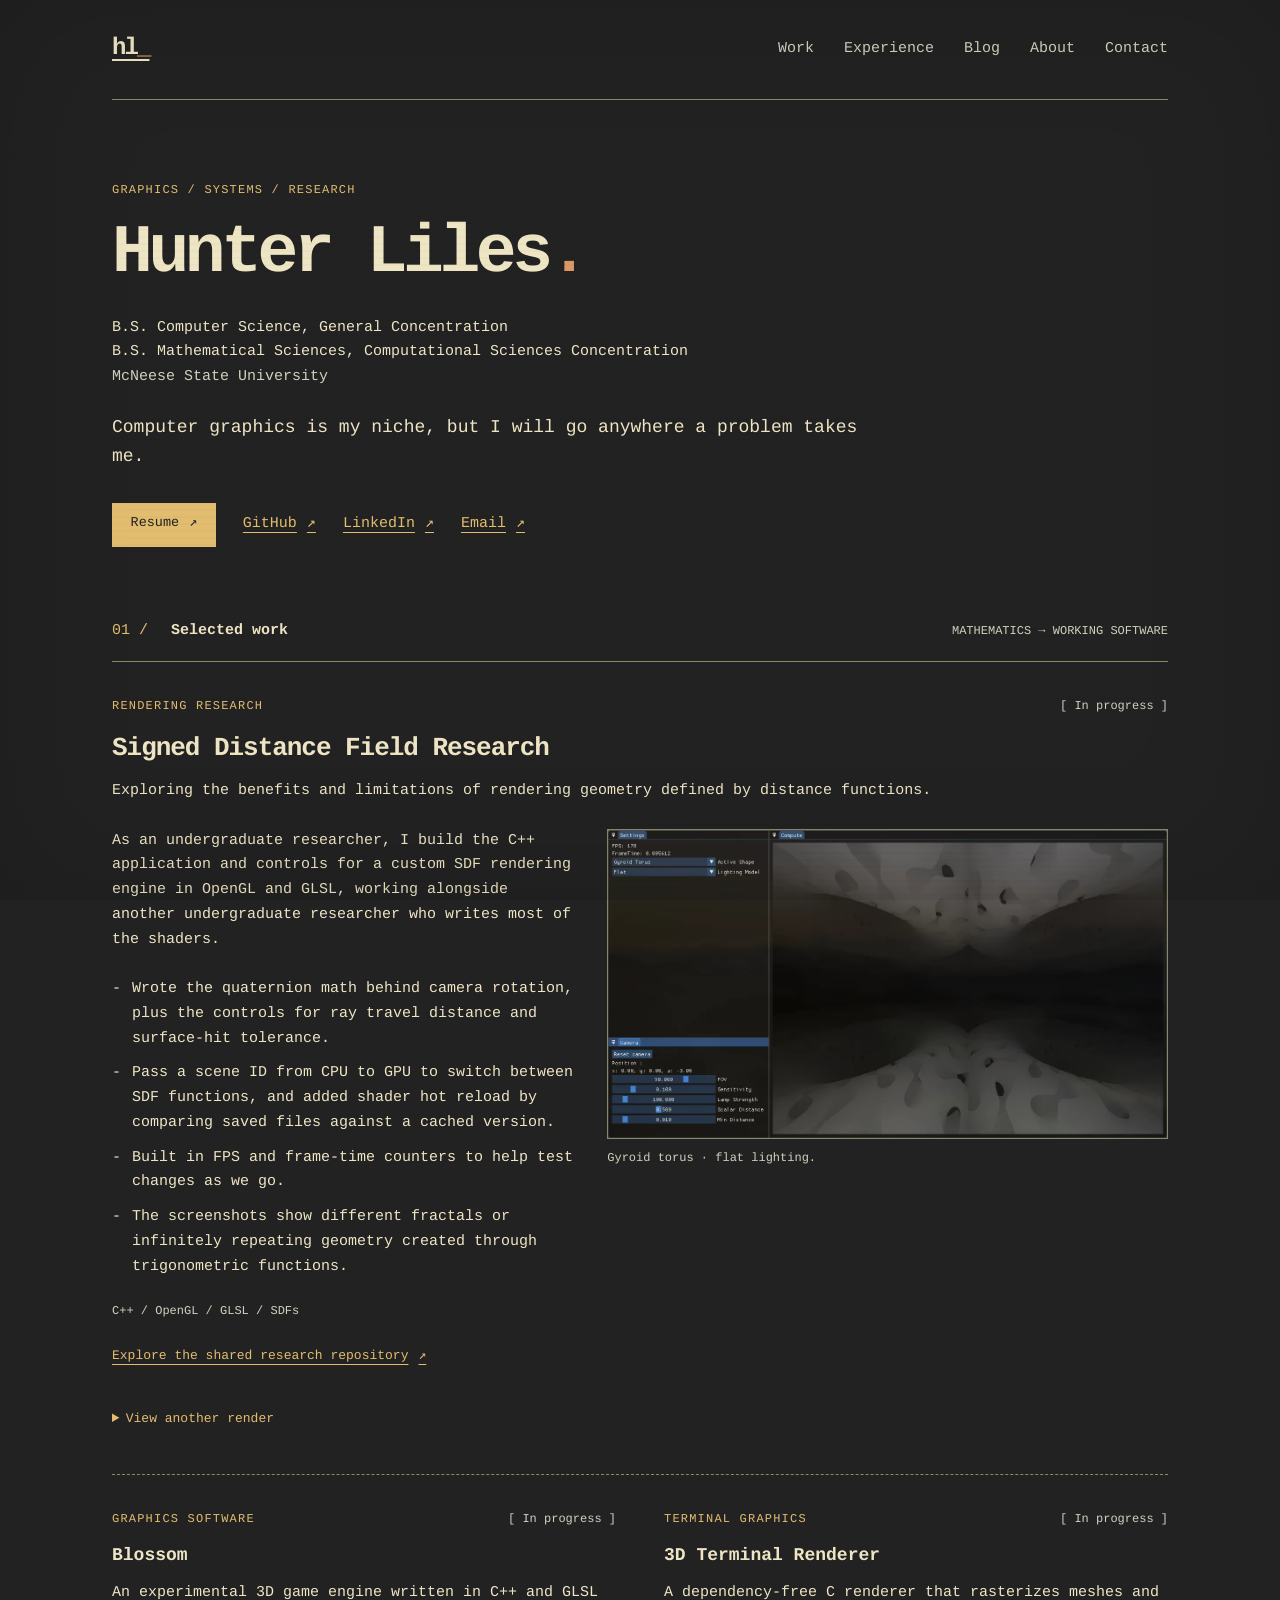
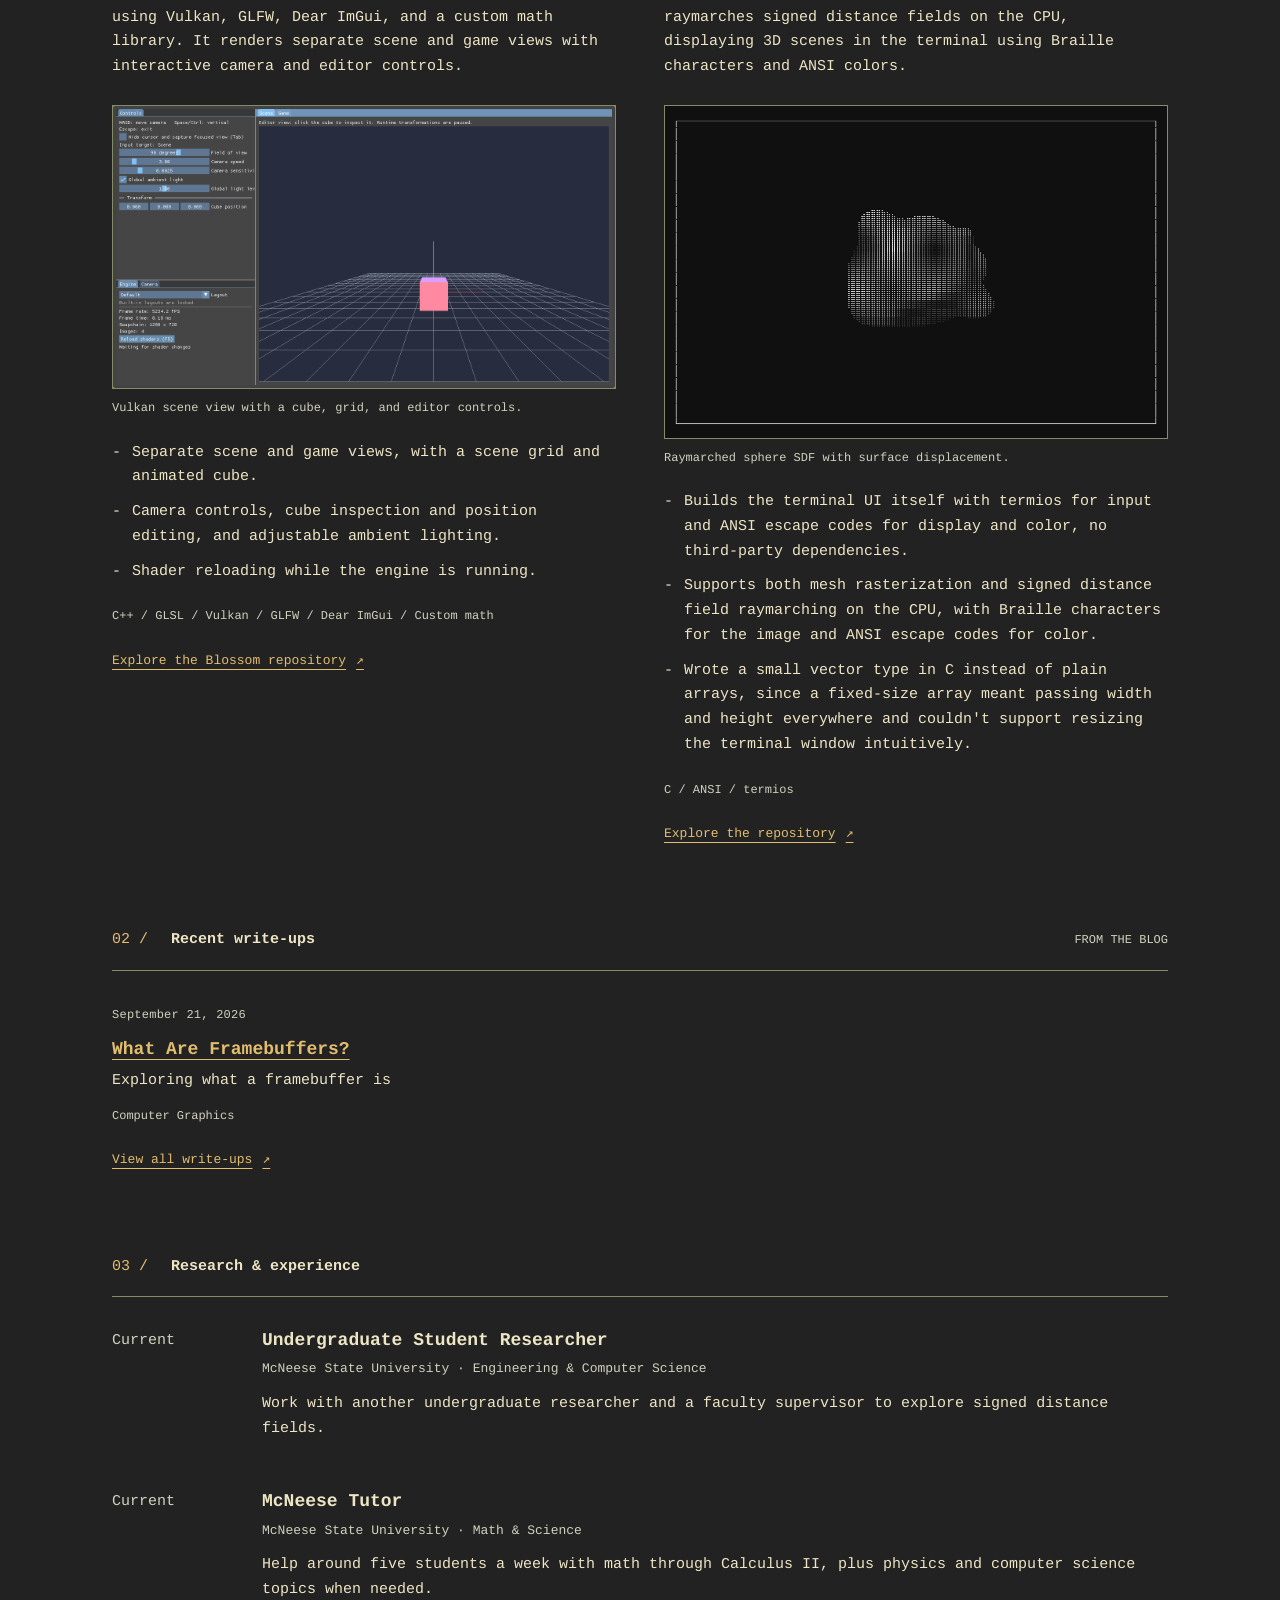
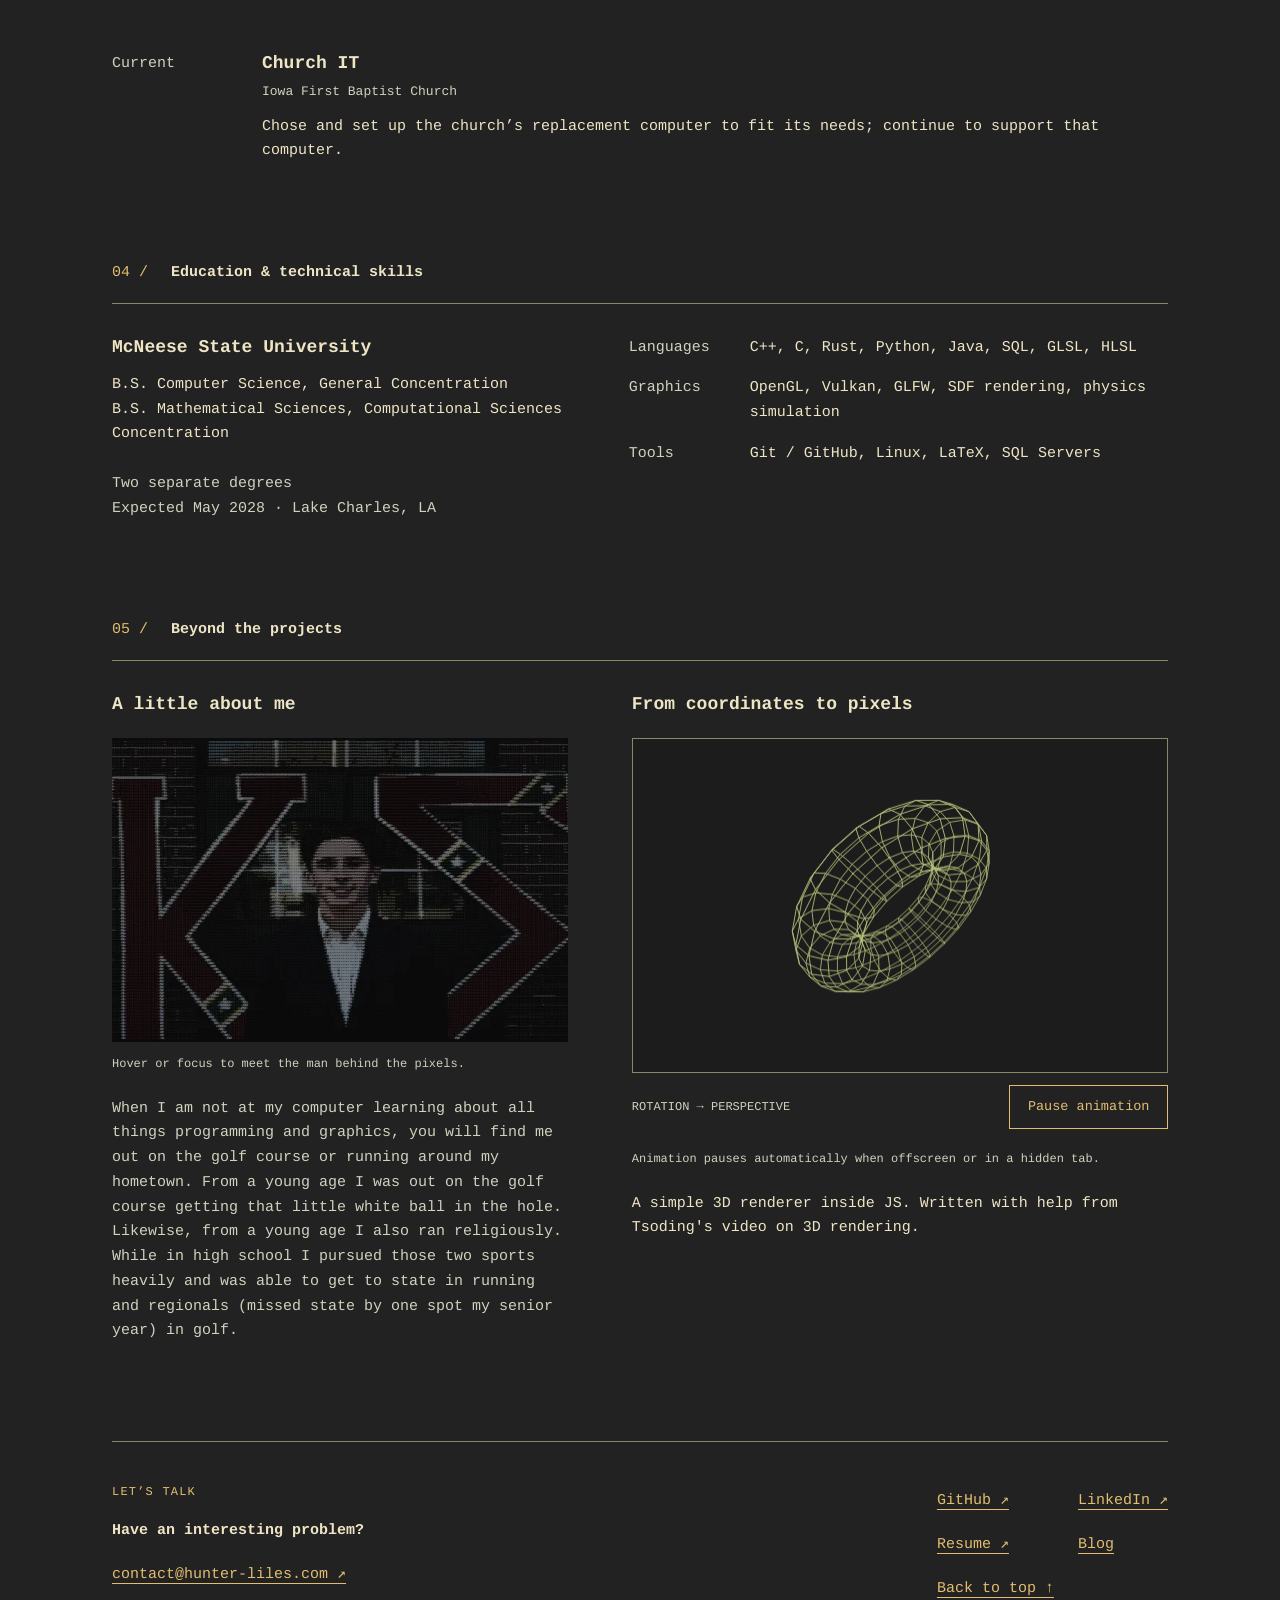
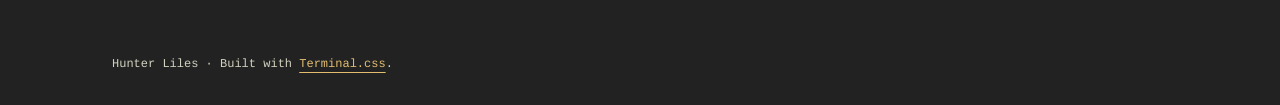
<file: index.html>
<!doctype html>
<html lang="en">
  <head>
    <meta charset="utf-8" />
    <meta name="viewport" content="width=device-width, initial-scale=1" />
    <meta name="theme-color" content="#222222" />
    <title>Hunter Liles — Graphics, Systems &amp; Research</title>
    <meta
      name="description"
      content="Hunter Liles — pursuing a B.S. in Computer Science and a B.S. in Mathematical Sciences (Computational Sciences) at McNeese State University. With projects in SDF rendering, graphics software, and systems."
    />
    <meta
      property="og:title"
      content="Hunter Liles — Graphics, Systems &amp; Research"
    />
    <meta
      property="og:description"
      content="Hunter Liles — pursuing a B.S. in Computer Science and a B.S. in Mathematical Sciences at McNeese State University. With projects in SDF rendering, graphics software, and systems."
    />
    <meta property="og:type" content="website" />
    <link rel="canonical" href="https://hunter-liles.com/" />
    <meta property="og:url" content="https://hunter-liles.com/" />
    <meta property="og:site_name" content="Hunter Liles" />
    <meta property="og:image" content="https://hunter-liles.com/assets/images/headshot.webp" />
    <meta property="og:image:width" content="720" />
    <meta property="og:image:height" content="480" />
    <meta property="og:image:alt" content="Hunter Liles" />
    <meta name="twitter:card" content="summary_large_image" />
    <link rel="icon" href="assets/favicon.svg" type="image/svg+xml" />
    <link rel="stylesheet" href="assets/vendor/terminal-0.7.5.min.css" />
    <link rel="stylesheet" href="style.css" />
    <link rel="stylesheet" href="blog.css" />
    <script src="script.js" defer></script>
    <script src="blog.js" defer></script>
  </head>
  <body class="terminal">
    <a class="skip-link" href="#main">Skip to content</a>
    <div class="container">
      <header class="terminal-nav site-header">
        <a
          class="wordmark"
          href="#top"
          aria-label="hl — Hunter Liles, back to top"
          >hl<span aria-hidden="true">_</span></a
        >
        <nav class="terminal-menu" aria-label="Main navigation">
          <ul>
            <li><a href="#work">Work</a></li>
            <li><a href="#experience">Experience</a></li>
            <li><a href="blog.html">Blog</a></li>
            <li><a href="#about">About</a></li>
            <li><a href="#contact">Contact</a></li>
          </ul>
        </nav>
      </header>
      <main id="main">
        <section class="intro" id="top" aria-labelledby="identity">
          <p class="eyebrow">GRAPHICS / SYSTEMS / RESEARCH</p>
          <h1 id="identity">Hunter Liles<span class="accent">.</span></h1>
          <p class="degree">
            B.S. Computer Science, General Concentration<br />
            B.S. Mathematical Sciences, Computational Sciences Concentration<br /><span
              class="muted"
              >McNeese State University</span
            >
          </p>
          <p class="positioning">
            Computer graphics is my niche, but I will go anywhere a problem
            takes me.
          </p>
          <div class="link-row" role="group" aria-label="Professional links">
            <a
              class="btn btn-primary btn-small"
              href="assets/documents/resume.pdf"
              >Resume <span aria-hidden="true">↗</span></a
            >
            <a href="https://github.com/HunterLiles"
              >GitHub <span aria-hidden="true">↗</span></a
            >
            <a href="https://www.linkedin.com/in/hunter-liles/"
              >LinkedIn <span aria-hidden="true">↗</span></a
            >
            <a href="mailto:contact@hunter-liles.com"
              >Email <span aria-hidden="true">↗</span></a
            >
          </div>
        </section>

        <section id="work" class="section" aria-labelledby="work-heading">
          <div class="section-heading">
            <h2 id="work-heading">
              <span class="section-index">01 /</span> Selected work
            </h2>
            <span class="muted small">MATHEMATICS → WORKING SOFTWARE</span>
          </div>
          <article class="featured" aria-labelledby="sdf-heading">
            <div class="project-heading">
              <p class="eyebrow">RENDERING RESEARCH</p>
              <span class="status">In progress</span>
            </div>
            <h3 id="sdf-heading">Signed Distance Field Research</h3>
            <p class="project-summary">
              Exploring the benefits and limitations of rendering geometry
              defined by distance functions.
            </p>
            <div class="featured-grid">
              <div>
                <p>
                  As an undergraduate researcher, I build the C++ application
                  and controls for a custom SDF rendering engine in OpenGL and
                  GLSL, working alongside another undergraduate researcher who
                  writes most of the shaders.
                </p>
                <ul class="evidence">
                  <li>
                    Wrote the quaternion math behind camera rotation, plus the
                    controls for ray travel distance and surface-hit tolerance.
                  </li>
                  <li>
                    Pass a scene ID from CPU to GPU to switch between SDF
                    functions, and added shader hot reload by comparing saved
                    files against a cached version.
                  </li>
                  <li>
                    Built in FPS and frame-time counters to help test changes as
                    we go.
                  </li>
                  <li>
                    The screenshots show different fractals or infinitely
                    repeating geometry created through trigonometric functions.
                  </li>
                </ul>
                <p class="technologies">C++ / OpenGL / GLSL / SDFs</p>
                <a
                  class="project-link"
                  href="https://github.com/daneboyd20001/SRPLightingEngine"
                  >Explore the shared research repository
                  <span aria-hidden="true">↗</span></a
                >
              </div>
              <figure class="project-media">
                <a
                  href="assets/images/sdf-gyroid.webp"
                  aria-label="View full-size SDF gyroid screenshot"
                  ><img
                    src="assets/images/sdf-gyroid.webp"
                    width="1272"
                    height="703"
                    loading="lazy"
                    decoding="async"
                    alt="SDF engine showing a gyroid torus interior."
                /></a>
                <figcaption>Gyroid torus · flat lighting.</figcaption>
              </figure>
            </div>
            <details class="more-evidence">
              <summary>View another render</summary>
              <figure>
                <img
                  src="assets/images/sdf-surface.webp"
                  width="1273"
                  height="699"
                  loading="lazy"
                  decoding="async"
                  alt="Repeating undulating SDF surface with visible dark artifacts."
                />
                <figcaption>
                  Repeating-surface experiment. Visible artifacts are part of
                  the result.
                </figcaption>
              </figure>
            </details>
          </article>

          <div class="project-grid">
            <article aria-labelledby="blossom-heading">
              <div class="project-heading">
                <p class="eyebrow">GRAPHICS SOFTWARE</p>
                <span class="status">In progress</span>
              </div>
              <h3 id="blossom-heading">Blossom</h3>
              <p class="project-summary">
                An experimental 3D game engine written in C++ and GLSL using
                Vulkan, GLFW, Dear ImGui, and a custom math library. It renders
                separate scene and game views with interactive camera and editor
                controls.
              </p>
              <figure class="project-media">
                <img
                  src="assets/images/blossom-scene-view.webp"
                  width="1280"
                  height="720"
                  loading="lazy"
                  decoding="async"
                  alt="Blossom scene view showing a pink cube on a perspective grid beside camera, lighting, transform, and shader controls."
                />
                <figcaption>
                  Vulkan scene view with a cube, grid, and editor controls.
                </figcaption>
              </figure>
              <ul class="evidence">
                <li>
                  Separate scene and game views, with a scene grid and animated
                  cube.
                </li>
                <li>
                  Camera controls, cube inspection and position editing, and
                  adjustable ambient lighting.
                </li>
                <li>
                  Shader reloading while the engine is running.
                </li>
              </ul>
              <p class="technologies">C++ / GLSL / Vulkan / GLFW / Dear ImGui / Custom math</p>
              <a
                class="project-link"
                href="https://github.com/HunterLiles/blossom/tree/Vulkan"
                >Explore the Blossom repository
                <span aria-hidden="true">↗</span></a
              >
            </article>
            <article aria-labelledby="terminal-renderer-heading">
              <div class="project-heading">
                <p class="eyebrow">TERMINAL GRAPHICS</p>
                <span class="status">In progress</span>
              </div>
              <h3 id="terminal-renderer-heading">3D Terminal Renderer</h3>
              <p class="project-summary">
                A dependency-free C renderer that rasterizes meshes and
                raymarches signed distance fields on the CPU, displaying 3D
                scenes in the terminal using Braille characters and ANSI colors.
              </p>
              <figure class="project-media">
                <img
                  src="assets/images/terminal-renderer-displaced-sphere.gif"
                  width="992"
                  height="656"
                  loading="lazy"
                  decoding="async"
                  alt="Animated raymarched sphere with surface displacement rendered in the terminal using Braille characters."
                />
                <figcaption>
                  Raymarched sphere SDF with surface displacement.
                </figcaption>
              </figure>
              <ul class="evidence">
                <li>
                  Builds the terminal UI itself with termios for input and ANSI
                  escape codes for display and color, no third-party
                  dependencies.
                </li>
                <li>
                  Supports both mesh rasterization and signed distance field
                  raymarching on the CPU, with Braille characters for the image
                  and ANSI escape codes for color.
                </li>
                <li>
                  Wrote a small vector type in C instead of plain arrays, since
                  a fixed-size array meant passing width and height everywhere
                  and couldn't support resizing the terminal window intuitively.
                </li>
              </ul>
              <p class="technologies">C / ANSI / termios</p>
              <a
                class="project-link"
                href="https://github.com/HunterLiles/terminal-renderer"
                >Explore the repository <span aria-hidden="true">↗</span></a
              >
            </article>
          </div>
        </section>

        <section id="writing" class="section" aria-labelledby="writing-heading">
          <div class="section-heading">
            <h2 id="writing-heading">
              <span class="section-index">02 /</span> Recent write-ups
            </h2>
            <span class="muted small">FROM THE BLOG</span>
          </div>
          <p id="writing-status" role="status" class="muted small">
            Loading posts…
          </p>
          <div
            class="writing-list"
            id="writing-list"
            data-limit="3"
            aria-busy="true"
          ></div>
          <a class="project-link" href="blog.html"
            >View all write-ups <span aria-hidden="true">↗</span></a
          >
          <noscript
            ><p>
              Enable JavaScript to view recent write-ups, or
              <a href="blog.html">visit the blog directly</a>.
            </p></noscript
          >
        </section>

        <section
          id="experience"
          class="section"
          aria-labelledby="experience-heading"
        >
          <div class="section-heading">
            <h2 id="experience-heading">
              <span class="section-index">03 /</span> Research &amp; experience
            </h2>
          </div>
          <div>
            <article class="experience-row">
              <p class="muted">Current</p>
              <div>
                <h3>Undergraduate Student Researcher</h3>
                <p class="organization">
                  McNeese State University · Engineering &amp; Computer Science
                </p>
                <p>
                  Work with another undergraduate researcher and a faculty
                  supervisor to explore signed distance fields.
                </p>
              </div>
            </article>
            <article class="experience-row">
              <p class="muted">Current</p>
              <div>
                <h3>McNeese Tutor</h3>
                <p class="organization">
                  McNeese State University · Math &amp; Science
                </p>
                <p>
                  Help around five students a week with math through Calculus
                  II, plus physics and computer science topics when needed.
                </p>
              </div>
            </article>
            <article class="experience-row">
              <p class="muted">Current</p>
              <div>
                <h3>Church IT</h3>
                <p class="organization">Iowa First Baptist Church</p>
                <p>
                  Chose and set up the church’s replacement computer to fit its
                  needs; continue to support that computer.
                </p>
              </div>
            </article>
          </div>
        </section>

        <section class="section" aria-labelledby="education-heading">
          <div class="section-heading">
            <h2 id="education-heading">
              <span class="section-index">04 /</span> Education &amp; technical
              skills
            </h2>
          </div>
          <div class="qualifications-grid">
            <div>
              <h3>McNeese State University</h3>
              <p>
                B.S. Computer Science, General Concentration<br />B.S.
                Mathematical Sciences, Computational Sciences Concentration
              </p>
              <p class="muted">
                Two separate degrees<br />Expected May 2028 · Lake Charles, LA
              </p>
            </div>
            <dl class="skills">
              <div>
                <dt>Languages</dt>
                <dd>C++, C, Rust, Python, Java, SQL, GLSL, HLSL</dd>
              </div>
              <div>
                <dt>Graphics</dt>
                <dd>OpenGL, Vulkan, GLFW, SDF rendering, physics simulation</dd>
              </div>
              <div>
                <dt>Tools</dt>
                <dd>Git / GitHub, Linux, LaTeX, SQL Servers</dd>
              </div>
            </dl>
          </div>
        </section>

        <section id="about" class="section" aria-labelledby="about-heading">
          <div class="section-heading">
            <h2 id="about-heading">
              <span class="section-index">05 /</span> Beyond the projects
            </h2>
          </div>
          <div class="about-grid">
            <div>
              <h3>A little about me</h3>
              <a
                class="portrait"
                href="assets/images/headshot.webp"
                aria-label="View Hunter Liles’s photograph"
                ><img
                  src="assets/images/headshot.webp"
                  width="720"
                  height="480"
                  loading="lazy"
                  decoding="async"
                  alt="Hunter Liles" /><img
                  class="portrait-ascii"
                  src="assets/images/headshot-ascii.webp"
                  width="720"
                  height="402"
                  loading="lazy"
                  decoding="async"
                  alt=""
                  aria-hidden="true"
              /></a>
              <p class="small muted portrait-hint">
                Hover or focus to meet the man behind the pixels.
              </p>
              <p class="muted">
                When I am not at my computer learning about all things
                programming and graphics, you will find me out on the golf
                course or running around my hometown. From a young age I was out
                on the golf course getting that little white ball in the hole.
                Likewise, from a young age I also ran religiously. While in high
                school I pursued those two sports heavily and was able to get to
                state in running and regionals (missed state by one spot my
                senior year) in golf.
              </p>
            </div>
            <div>
              <h3>From coordinates to pixels</h3>
              <div class="renderer-stage">
                <canvas
                  id="renderer-canvas"
                  width="560"
                  height="350"
                  aria-label="A rotating wireframe torus projected onto a two-dimensional canvas"
                  role="img"
                  hidden
                ></canvas>
              </div>
              <div class="renderer-controls">
                <span class="small muted">ROTATION → PERSPECTIVE</span
                ><button
                  id="renderer-toggle"
                  class="btn btn-ghost btn-primary btn-small"
                  type="button"
                  hidden
                >
                  Pause animation
                </button>
              </div>
              <p
                id="renderer-status"
                class="small muted"
                aria-live="polite"
              ></p>
              <p>A simple 3D renderer inside JS. Written with help from Tsoding's video on 3D rendering.</p>
            </div>
          </div>
        </section>
      </main>
      <footer id="contact" class="site-footer">
        <div>
          <p class="eyebrow">LET’S TALK</p>
          <h2>Have an interesting problem?</h2>
          <a class="email-link" href="mailto:contact@hunter-liles.com"
            >contact@hunter-liles.com <span aria-hidden="true">↗</span></a
          >
        </div>
        <div class="footer-links">
          <a href="https://github.com/HunterLiles">GitHub ↗</a
          ><a href="https://www.linkedin.com/in/hunter-liles/"
            >LinkedIn ↗</a
          ><a href="assets/documents/resume.pdf">Resume ↗</a
          ><a href="blog.html">Blog</a><a href="#top">Back to top ↑</a>
        </div>
        <p class="small muted footer-note">
          Hunter Liles · Built with
          <a href="https://terminalcss.xyz/">Terminal.css</a>.
        </p>
      </footer>
    </div>
  </body>
</html>
</file>
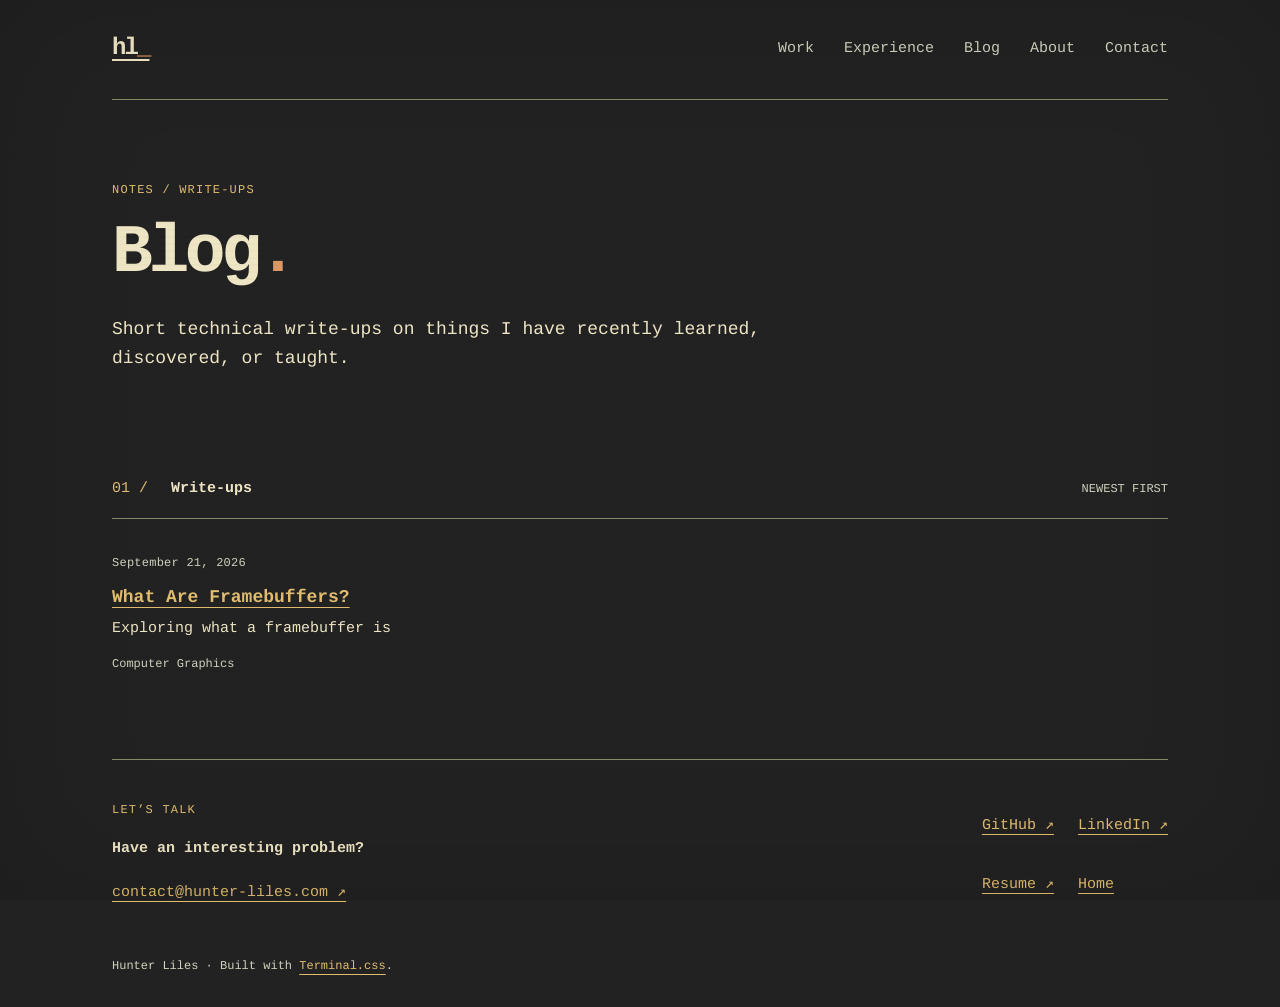
<file: blog.html>
<!doctype html>
<html lang="en">
  <head>
    <meta charset="utf-8" />
    <meta name="viewport" content="width=device-width, initial-scale=1" />
    <meta name="theme-color" content="#222222" />
    <title>Blog — Hunter Liles</title>
    <meta
      name="description"
      content="Short technical write-ups on things I’ve learned or discovered in class or while working on projects."
    />
    <meta property="og:title" content="Blog — Hunter Liles" />
    <meta
      property="og:description"
      content="Short technical write-ups on things I’ve learned or discovered in class or while working on projects."
    />
    <meta property="og:type" content="website" />
    <link rel="canonical" href="https://hunter-liles.com/blog.html" />
    <meta property="og:url" content="https://hunter-liles.com/blog.html" />
    <meta property="og:site_name" content="Hunter Liles" />
    <meta
      property="og:image"
      content="https://hunter-liles.com/assets/images/headshot.webp"
    />
    <meta property="og:image:width" content="720" />
    <meta property="og:image:height" content="480" />
    <meta property="og:image:alt" content="Hunter Liles" />
    <meta name="twitter:card" content="summary_large_image" />
    <link rel="icon" href="assets/favicon.svg" type="image/svg+xml" />
    <link rel="stylesheet" href="assets/vendor/terminal-0.7.5.min.css" />
    <link rel="stylesheet" href="style.css" />
    <link rel="stylesheet" href="blog.css" />
    <script src="blog.js" defer></script>
  </head>
  <body class="terminal">
    <a class="skip-link" href="#main">Skip to content</a>
    <div class="container">
      <header class="terminal-nav site-header">
        <a
          class="wordmark"
          href="index.html#top"
          aria-label="hl — Hunter Liles, back to home"
          >hl<span aria-hidden="true">_</span></a
        >
        <nav class="terminal-menu" aria-label="Main navigation">
          <ul>
            <li><a href="index.html#work">Work</a></li>
            <li><a href="index.html#experience">Experience</a></li>
            <li><a href="blog.html" aria-current="page">Blog</a></li>
            <li><a href="index.html#about">About</a></li>
            <li><a href="index.html#contact">Contact</a></li>
          </ul>
        </nav>
      </header>
      <main id="main">
        <section class="intro" id="top" aria-labelledby="identity">
          <p class="eyebrow">NOTES / WRITE-UPS</p>
          <h1 id="identity">Blog<span class="accent">.</span></h1>
          <p class="positioning">
            Short technical write-ups on things I have recently learned,
            discovered, or taught.
          </p>
        </section>

        <section id="posts" class="section" aria-labelledby="posts-heading">
          <div class="section-heading">
            <h2 id="posts-heading">
              <span class="section-index">01 /</span> Write-ups
            </h2>
            <span class="muted small">NEWEST FIRST</span>
          </div>

          <p id="writing-status" role="status">Loading posts…</p>
          <div class="writing-list" id="writing-list" aria-busy="true"></div>
          <noscript><p>Enable JavaScript to view the post list.</p></noscript>
        </section>
      </main>
      <footer id="contact" class="site-footer">
        <div>
          <p class="eyebrow">LET’S TALK</p>
          <h2>Have an interesting problem?</h2>
          <a class="email-link" href="mailto:contact@hunter-liles.com"
            >contact@hunter-liles.com <span aria-hidden="true">↗</span></a
          >
        </div>
        <div class="footer-links">
          <a href="https://github.com/HunterLiles">GitHub ↗</a
          ><a href="https://www.linkedin.com/in/hunter-liles/">LinkedIn ↗</a
          ><a href="assets/documents/resume.pdf">Resume ↗</a
          ><a href="index.html#top">Home</a>
        </div>
        <p class="small muted footer-note">
          Hunter Liles · Built with
          <a href="https://terminalcss.xyz/">Terminal.css</a>.
        </p>
      </footer>
    </div>
  </body>
</html>
</file>
<file: style.css>
:root {
  /* Miasma.nvim: charcoal, parchment, fog, muted gold, rust, and moss. */
  --background-color: #222222;
  --font-color: #eee5c5;
  --invert-font-color: #222222;
  --primary-color: #e2bd70;
  --secondary-color: #d1d1bf;
  --tertiary-color: #eee5c5;
  --code-bg-color: #1c1c1c;
  --rust-color: #db9866;
  --global-font-size: 15px;
  --global-line-height: 1.65em;
  --page-width: 1120px;
  --rule-color: #858b65;
  --tap-target: 44px;
}
html {
  scroll-padding-top: 24px;
}
body::after {
  content: "";
  position: fixed;
  inset: 0;
  z-index: 5;
  pointer-events: none;
  /* Subtle CRT texture and vignette; the overlay never blocks input. */
  background: repeating-linear-gradient(
    transparent 0 5px,
    rgb(0 0 0 / 1.5%) 5px 7px
  );
  box-shadow: inset 0 0 140px #00000024;
  animation: scanlines-scroll 1.5s linear infinite;
}
@keyframes scanlines-scroll {
  to {
    background-position-y: -7px;
  }
}
[hidden] {
  display: none !important;
}
a:focus-visible,
button:focus-visible,
summary:focus-visible,
.terminal .btn:focus-visible {
  outline: 2px solid var(--primary-color);
  outline-offset: 5px;
}
a {
  text-underline-offset: 5px;
}
.terminal a:not(.btn) {
  text-decoration: underline;
}
.terminal a:not(.btn):hover {
  color: var(--invert-font-color);
  background-color: var(--primary-color);
}
.btn.btn-ghost.btn-primary:hover,
.btn.btn-ghost.btn-primary:focus-visible {
  color: var(--invert-font-color);
  background-color: var(--primary-color);
}
.terminal button:disabled {
  opacity: 1;
  color: var(--secondary-color);
  background-color: var(--background-color);
}
.terminal .terminal-menu li a:not(.btn):hover {
  color: var(--invert-font-color);
  background-color: var(--primary-color);
}
.prose a,
.back-link {
  min-height: 24px;
}
.prose code {
  color: var(--font-color);
  background-color: var(--code-bg-color);
}
.container {
  padding-inline: 32px;
}
.muted,
.technologies,
.status {
  color: var(--secondary-color);
}
.accent,
.wordmark span {
  color: var(--rust-color);
}
.section-index {
  color: var(--primary-color);
  margin-right: 14px;
  font-weight: normal;
}
.small,
.eyebrow,
.status,
.technologies {
  font-size: 12px;
}
.eyebrow {
  color: var(--primary-color);
  letter-spacing: 0.1em;
  margin-bottom: 14px;
}
.skip-link {
  position: absolute;
  top: 12px;
  left: 20px;
  transform: translateY(-180%);
  z-index: 10;
  padding: 12px;
  background: var(--background-color);
}
.skip-link:focus {
  transform: translateY(0);
}
.site-header {
  min-height: 100px;
  border-bottom: 1px solid var(--rule-color);
  gap: 32px;
}
.wordmark {
  font-size: 24px;
  font-weight: bold;
  letter-spacing: -0.08em;
  color: var(--font-color);
}
.terminal-menu ul {
  margin: 0;
}
.terminal-menu li a:not(.btn) {
  min-height: var(--tap-target);
  display: flex;
  align-items: center;
}
.intro {
  padding: 78px 0 72px;
  max-width: 820px;
}
.terminal h1 {
  font-size: clamp(38px, 6vw, 68px);
  letter-spacing: -0.065em;
  line-height: 1.1;
  padding: 0 0 24px;
}
.degree {
  margin-bottom: 24px;
}
.degree,
.positioning,
.project-summary,
.terminal h1,
.terminal h2,
.terminal h3 {
  overflow-wrap: anywhere;
}
.positioning {
  font-size: 18px;
  line-height: 1.65;
  max-width: 760px;
}
.link-row {
  display: flex;
  flex-wrap: wrap;
  align-items: center;
  gap: 12px 27px;
  margin-top: 28px;
}
.link-row a,
.footer-links a,
.project-link {
  display: inline-flex;
  align-items: center;
  gap: 10px;
  min-height: var(--tap-target);
}
.section {
  margin-bottom: 72px;
}
.section-heading {
  display: flex;
  align-items: baseline;
  justify-content: space-between;
  flex-wrap: wrap;
  gap: 10px 20px;
  border-bottom: 1px solid var(--rule-color);
  padding-bottom: 17px;
  margin-bottom: 32px;
}
.section-heading h2 {
  margin: 0;
}
.terminal h3 {
  font-size: 18px;
  line-height: 1.4;
  margin-bottom: 12px;
}
.featured > h3 {
  font-size: 26px;
  letter-spacing: -0.04em;
}
.project-heading {
  display: flex;
  flex-wrap: wrap;
  justify-content: space-between;
  align-items: baseline;
  gap: 8px;
  margin-bottom: 12px;
}
.project-heading .eyebrow {
  margin: 0;
}
.status::before {
  content: "[ ";
}
.status::after {
  content: " ]";
}
.project-summary {
  color: var(--font-color);
  margin-bottom: 25px;
}
.featured-grid {
  display: grid;
  grid-template-columns: 0.95fr 1.15fr;
  gap: 32px;
  align-items: start;
}
.project-media img,
.more-evidence img {
  width: 100%;
  height: auto;
  display: block;
}
.project-media img {
  border: 1px solid var(--rule-color);
}
.project-media a {
  display: block;
}
figure > figcaption {
  text-align: left;
  font-size: 12px;
  line-height: 1.6;
  margin-top: 10px;
}
.evidence {
  margin-top: 16px;
  margin-bottom: 20px;
}
.evidence li {
  margin-bottom: 10px;
}
.technologies {
  margin-bottom: 10px;
}
.project-link {
  text-decoration: underline;
  font-size: 13px;
}
.more-evidence {
  margin-top: 20px;
}
summary {
  cursor: pointer;
  color: var(--primary-color);
  min-height: var(--tap-target);
  padding: 9px 0;
  font-size: 13px;
}
.more-evidence figure {
  max-width: 780px;
  margin-top: 12px;
}
.project-grid {
  display: grid;
  grid-template-columns: 1fr 1fr;
  gap: 48px;
  margin-top: 32px;
  padding-top: 32px;
  border-top: 1px dashed var(--rule-color);
}
.project-grid .project-media {
  margin-bottom: 22px;
}
.experience-row {
  display: grid;
  grid-template-columns: 130px 1fr;
  gap: 20px;
  padding: 0 0 24px;
}
.experience-row:last-child {
  padding-bottom: 0;
}
.experience-row h3 {
  margin-bottom: 3px;
}
.organization {
  color: var(--secondary-color);
  font-size: 13px;
  margin-bottom: 10px;
}
.qualifications-grid {
  display: grid;
  grid-template-columns: 1fr 1.15fr;
  gap: 48px;
}
.skills {
  margin: 0;
}
.skills > div {
  display: grid;
  grid-template-columns: 105px 1fr;
  gap: 16px;
  margin-bottom: 16px;
}
.skills dt {
  color: var(--secondary-color);
}
.skills dd {
  margin: 0;
}
.about-grid {
  display: grid;
  grid-template-columns: 0.85fr 1fr;
  gap: 64px;
}
.portrait {
  display: block;
  position: relative;
  width: 100%;
  aspect-ratio: 3 / 2;
  background: var(--code-bg-color);
  margin: 20px 0 10px;
}
.portrait img {
  display: block;
  position: absolute;
  width: 100%;
  height: 100%;
  object-fit: cover;
}
.portrait-ascii {
  transition: opacity 240ms ease;
}
.portrait:hover .portrait-ascii,
.portrait:focus-visible .portrait-ascii {
  opacity: 0;
}
.portrait-hint {
  margin-bottom: 20px;
}
.renderer-stage {
  aspect-ratio: 8 / 5;
  background: var(--code-bg-color);
  border: 1px solid var(--rule-color);
  margin-top: 20px;
}
.renderer-stage canvas {
  width: 100%;
  height: 100%;
  display: block;
}
.renderer-controls {
  display: flex;
  align-items: center;
  justify-content: space-between;
  flex-wrap: wrap;
  gap: 10px;
  margin: 12px 0 18px;
}
.renderer-controls button {
  min-height: var(--tap-target);
}
.site-footer {
  border-top: 1px solid var(--rule-color);
  padding: 38px 0 28px;
  display: grid;
  grid-template-columns: 1fr auto;
  gap: 24px;
}
.site-footer h2 {
  margin-bottom: 12px;
}
.email-link {
  display: inline-block;
  padding-block: 8px;
  overflow-wrap: anywhere;
}
.footer-links {
  display: grid;
  grid-template-columns: auto auto;
  gap: 0 24px;
}
.footer-note {
  grid-column: 1 / -1;
  margin: 16px 0 0;
}
.footer-note a {
  text-decoration: underline;
}
@media (max-width: 800px) {
  .featured-grid {
    grid-template-columns: 1fr;
  }
  .featured-grid .project-media {
    max-width: 650px;
  }
  .project-grid {
    gap: 28px;
  }
  .qualifications-grid,
  .about-grid {
    gap: 32px;
  }
  .skills > div {
    grid-template-columns: 1fr;
    gap: 3px;
  }
  .section-heading > .small {
    display: none;
  }
}
@media (max-width: 600px) {
  .container {
    padding-inline: 20px;
  }
  .site-header {
    flex-direction: row;
    align-items: center;
    gap: 20px;
  }
  .terminal-menu ul {
    display: grid;
    grid-template-columns: auto auto;
    justify-content: end;
    gap: 0 18px;
  }
  .terminal-menu li {
    margin: 0;
  }
  .intro {
    padding: 48px 0;
  }
  .positioning {
    font-size: 16px;
  }
  .project-grid,
  .qualifications-grid,
  .about-grid {
    grid-template-columns: 1fr;
    gap: 36px;
  }
  .section {
    margin-bottom: 48px;
  }
  .section-heading {
    margin-bottom: 24px;
  }
  .experience-row {
    grid-template-columns: 1fr;
    gap: 0;
  }
  .experience-row > p {
    font-size: 12px;
    margin-bottom: 5px;
  }
  .skills > div {
    grid-template-columns: 85px 1fr;
    gap: 12px;
  }
  .site-footer {
    grid-template-columns: 1fr;
  }
  .footer-links {
    display: flex;
    flex-wrap: wrap;
    gap: 0 22px;
  }
}
@media (hover: none), (pointer: coarse) {
  .portrait .portrait-ascii,
  .portrait-hint {
    display: none;
  }
}
@media (prefers-reduced-motion: reduce) {
  *,
  *::before,
  *::after {
    transition: none !important;
    animation: none !important;
  }
}
</file>
<file: blog.css>
/* Shared styling for the homepage, blog.html, and posts under /blog/.
   Loaded alongside style.css, which defines the theme variables. */

.back-link {
  display: inline-flex;
  align-items: center;
  gap: 8px;
  font-size: 13px;
  margin-bottom: 28px;
}

.writing-list {
  display: flex;
  flex-direction: column;
}

#writing-status:empty {
  display: none;
}

.writing-card {
  overflow-wrap: anywhere;
  padding: 24px 0;
  border-bottom: 1px dashed var(--rule-color);
}

.writing-card:first-child {
  padding-top: 0;
}

.writing-card:last-child {
  border-bottom: none;
  padding-bottom: 0;
}

.writing-card h3 {
  margin-bottom: 6px;
}

.writing-card h3 a {
  text-decoration: none;
}

.writing-card h3 a:hover,
.writing-card h3 a:focus-visible {
  text-decoration: underline;
}

.writing-meta {
  color: var(--secondary-color);
  font-size: 12px;
  letter-spacing: 0.02em;
  margin-bottom: 10px;
}

.writing-meta .dot {
  margin: 0 8px;
}

.writing-excerpt {
  margin-bottom: 10px;
}

/* Post body typography. blog.js renders Markdown into .prose at load time. */
.prose {
  max-width: 720px;
  overflow-wrap: anywhere;
}

.prose[data-state="loading"],
.prose[data-state="error"] {
  color: var(--secondary-color);
}

.prose > * + * {
  margin-top: 20px;
}

.prose h2 {
  font-size: 21px;
  letter-spacing: -0.02em;
  margin-top: 12px;
}

.prose h3 {
  font-size: 16px;
  margin-top: 8px;
}

.prose ul,
.prose ol {
  padding-left: 1.3em;
}

.prose li + li {
  margin-top: 6px;
}

.prose pre {
  font-size: 13px;
  overflow-x: auto;
  overflow-wrap: normal;
}

.prose table {
  display: block;
  max-width: 100%;
  overflow-x: auto;
}

.prose img {
  max-width: 100%;
  height: auto;
}

.prose figure {
  margin: 0;
}

.post-header {
  margin-bottom: 44px;
  padding-bottom: 28px;
  border-bottom: 1px solid var(--rule-color);
}

.post-header h1 {
  padding-bottom: 10px;
  overflow-wrap: anywhere;
}

.post-header .writing-meta {
  margin-bottom: 0;
}

.post-footer {
  margin-top: 56px;
  padding-top: 24px;
  border-top: 1px dashed var(--rule-color);
}

@media (max-width: 600px) {
  .prose h2 {
    font-size: 19px;
  }
}
</file>
<file: assets/vendor/terminal-0.7.5.min.css>
:root{--global-font-size:15px;--global-line-height:1.4em;--global-space:10px;--font-stack:"Menlo", "Monaco", "Lucida Console", "Liberation Mono", "DejaVu Sans Mono", "Bitstream Vera Sans Mono", "Courier New", serif;--mono-font-stack:"Menlo", "Monaco", "Lucida Console", "Liberation Mono", "DejaVu Sans Mono", "Bitstream Vera Sans Mono", "Courier New", serif;--background-color:#fff;--page-width:60em;--font-color:#151515;--invert-font-color:#fff;--primary-color:#1a95e0;--secondary-color:#727578;--error-color:#d20962;--progress-bar-background:#727578;--progress-bar-fill:#151515;--code-bg-color:#e8eff2;--input-style:solid;--display-h1-decoration:none;--block-background-color:var(--background-color)}*{box-sizing:border-box;text-rendering:geometricprecision}*::selection{background:var(--primary-color);color:var(--invert-font-color)}body{font-size:var(--global-font-size);color:var(--font-color);line-height:var(--global-line-height);margin:0;font-family:var(--font-stack);word-wrap:break-word;background-color:var(--background-color)}h1,h2,h3,h4,h5,h6,.logo{line-height:var(--global-line-height)}a{cursor:pointer;color:var(--primary-color);text-decoration:none}a:hover{background-color:var(--primary-color);color:var(--invert-font-color)}em{font-size:var(--global-font-size);font-style:italic;font-family:var(--font-stack);color:var(--font-color)}blockquote,code,em,strong{line-height:var(--global-line-height)}blockquote,code,footer,h1,h2,h3,h4,h5,h6,header,li,ol,p,section,ul,.logo{float:none;margin:0;padding:0}blockquote,h1,ol,p,ul,.logo{margin-top:calc(var(--global-space) * 2);margin-bottom:calc(var(--global-space) * 2)}h1,.logo{position:relative;padding:calc(var(--global-space) * 2)0;margin:0;overflow:hidden;font-weight:600}h1::after{content:"====================================================================================================";position:absolute;bottom:5px;left:0;display:var(--display-h1-decoration)}h1+*,.logo+*{margin-top:0}h2,h3,h4,h5,h6{position:relative;margin-bottom:var(--global-line-height);font-weight:600}blockquote{position:relative;padding-left:calc(var(--global-space) * 2);overflow:hidden}blockquote::after{content:">\A>\A>\A>\A>\A>\A>\A>\A>\A>\A>\A>\A>\A>\A>\A>\A>\A>\A>\A>\A>\A>\A>\A>\A>\A>\A>\A>\A>\A>\A>\A>\A>\A>\A>\A>\A>\A>\A>\A>\A>\A>\A>\A>\A>\A>\A>\A>\A>\A>\A>\A>\A>\A>\A>\A>\A>\A>\A>\A>\A>\A>\A>\A>\A>\A>\A>\A>\A>\A>\A>\A>\A>\A>\A>\A>\A>\A>\A>\A>\A>\A>\A>\A>\A>\A>\A>\A>\A>\A>\A>\A>\A>\A>\A>\A>\A>\A>\A>\A>";white-space:pre;position:absolute;top:0;left:0;line-height:var(--global-line-height);color:#9ca2ab}blockquote>*:last-child{margin-bottom:0}code{font-weight:inherit;background-color:var(--code-bg-color);font-family:var(--mono-font-stack)}code::after,code::before{content:"`";display:inline}pre code::after,pre code::before{content:""}pre{display:block;word-break:break-all;word-wrap:break-word;color:var(--secondary-color);background-color:var(--block-background-color);border:1px solid var(--secondary-color);padding:var(--global-space);white-space:pre-wrap;white-space:-moz-pre-wrap;white-space:-o-pre-wrap}pre code{overflow-x:scroll;padding:0;margin:0;display:inline-block;min-width:100%;font-family:var(--mono-font-stack);background-color:var(--block-background-color)}.terminal blockquote,.terminal h1,.terminal h2,.terminal h3,.terminal h4,.terminal h5,.terminal h6,.terminal strong,.terminal .logo{font-size:var(--global-font-size);font-style:normal;font-family:var(--font-stack)}.terminal code{font-size:var(--global-font-size);font-style:normal}.terminal-prompt{position:relative;white-space:nowrap}.terminal-prompt::before{content:"> "}.terminal-prompt::after{content:"";animation:cursor 800ms infinite;background:var(--primary-color);border-radius:0;display:inline-block;height:1em;margin-left:.2em;width:3px;bottom:-2px;position:relative}@keyframes cursor{0%{opacity:0}50%{opacity:1}100%{opacity:0}}@keyframes cursor{0%{opacity:0}50%{opacity:1}100%{opacity:0}}li,li>ul>li{position:relative;display:block;padding-left:calc(var(--global-space) * 2)}nav>ul>li{padding-left:0}li::after{position:absolute;top:0;left:0}ul>li::after{content:"-"}nav ul>li::after{content:""}ol li::before{content:counters(item,".")". ";counter-increment:item}ol ol li::before{content:counters(item,".")" ";counter-increment:item}.terminal-menu li::after,.terminal-menu li::before{display:none}ol{counter-reset:item}ol li:nth-child(n+10)::after{left:-7px}ol ol{margin-top:0;margin-bottom:0}.terminal-menu{width:100%}.terminal-nav{display:flex;flex-direction:column;align-items:flex-start}ul ul{margin-top:0;margin-bottom:0}.terminal-menu ul{list-style-type:none;padding:0!important;display:flex;flex-direction:column;width:100%;flex-grow:1;font-size:var(--global-font-size);margin-top:0}.terminal-menu li{display:flex;margin:0 0 .5em;padding:0}ol.terminal-toc li{border-bottom:1px dotted var(--secondary-color);padding:0;margin-bottom:15px}.terminal-menu li:last-child{margin-bottom:0}ol.terminal-toc li a{margin:4px 4px 4px 0;background:var(--background-color);position:relative;top:6px;text-align:left;padding-right:4px}.terminal-menu li a:not(.btn){text-decoration:none;display:block;width:100%;border:none;color:var(--secondary-color)}.terminal-menu li a.active{color:var(--font-color)}.terminal-menu li a:hover{background:0 0;color:inherit}ol.terminal-toc li::before{content:counters(item,".")". ";counter-increment:item;position:absolute;right:0;background:var(--background-color);padding:4px 0 4px 4px;bottom:-8px}ol.terminal-toc li a:hover{background:var(--primary-color);color:var(--invert-font-color)}hr{position:relative;overflow:hidden;margin:calc(var(--global-space) * 4)0;border:0;border-bottom:1px dashed var(--secondary-color)}p{margin:0 0 var(--global-line-height)}.container{max-width:var(--page-width)}.container,.container-fluid{margin:0 auto;padding:0 calc(var(--global-space) * 2)}img{max-width:100%}.progress-bar{height:8px;background-color:var(--progress-bar-background);margin:12px 0}.progress-bar.progress-bar-show-percent{margin-top:38px}.progress-bar-filled{background-color:var(--progress-bar-fill);height:100%;transition:width .3s ease;position:relative;width:0}.progress-bar-filled::before{content:"";border:6px solid transparent;border-top-color:var(--progress-bar-fill);position:absolute;top:-6px;right:-6px}.progress-bar-filled::after{color:var(--progress-bar-fill);content:attr(data-filled);display:block;font-size:12px;white-space:nowrap;position:absolute;border:6px solid transparent;top:-32px;right:0;transform:translateX(50%)}.progress-bar-no-arrow>.progress-bar-filled::before,.progress-bar-no-arrow>.progress-bar-filled::after{content:"";display:none;visibility:hidden;opacity:0}table{width:100%;border-collapse:collapse;margin:var(--global-line-height)0;color:var(--font-color);font-size:var(--global-font-size)}table td,table th{vertical-align:top;border:1px solid var(--font-color);line-height:var(--global-line-height);padding:calc(var(--global-space)/2);font-size:1em}table thead tr th{font-size:1em;vertical-align:middle;font-weight:700}table tfoot tr th{font-weight:500}table caption{font-size:1em;margin:0 0 1em}.form{width:100%}fieldset{border:1px solid var(--font-color);padding:1em}label{font-size:1em;color:var(--font-color)}input[type=email],input[type=text],input[type=number],input[type=password],input[type=search],input[type=date],input[type=time]{border:1px var(--input-style)var(--font-color);width:100%;padding:.7em .5em;font-size:1em;font-family:var(--font-stack);-webkit-appearance:none;-moz-appearance:none;appearance:none;border-radius:0}input[type=email]:active,input[type=text]:active,input[type=number]:active,input[type=password]:active,input[type=search]:active,input[type=date]:active,input[type=time]:active,input[type=email]:focus,input[type=text]:focus,input[type=number]:focus,input[type=password]:focus,input[type=search]:focus,input[type=date]:focus,input[type=time]:focus{outline:none;-webkit-appearance:none;-moz-appearance:none;appearance:none;border:1px solid var(--font-color)}input[type=text]:not(:placeholder-shown):invalid,input[type=email]:not(:placeholder-shown):invalid,input[type=password]:not(:placeholder-shown):invalid,input[type=search]:not(:placeholder-shown):invalid,input[type=number]:not(:placeholder-shown):invalid,input[type=date]:not(:placeholder-shown):invalid,input[type=time]:not(:placeholder-shown):invalid{border-color:var(--error-color)}input,textarea{color:var(--font-color);background-color:var(--background-color)}input::placeholder,textarea::placeholder{color:var(--secondary-color)!important;opacity:1}textarea{height:auto;width:100%;resize:none;border:1px var(--input-style)var(--font-color);padding:.5em;font-size:1em;font-family:var(--font-stack);appearance:none;border-radius:0}textarea:focus{outline:none;-webkit-appearance:none;-moz-appearance:none;appearance:none;border:1px solid var(--font-color)}textarea:not(:placeholder-shown):invalid{border-color:var(--error-color)}select{border:1px var(--input-style)var(--font-color);width:100%;padding:.7em .5em;font-size:1em;font-family:var(--font-stack);color:var(--font-color);border-radius:0;-webkit-appearance:none;-moz-appearance:none;background-color:var(--background-color);background-image:url("data:image/svg+xml;utf8,<svg fill='currentColor' height='24' viewBox='0 0 24 24' width='24' xmlns='http://www.w3.org/2000/svg'><path d='M7 10l5 5 5-5z'/><path d='M0 0h24v24H0z' fill='none'/></svg>");background-repeat:no-repeat;background-position:right .5em bottom .5em}input:-webkit-autofill,input:-webkit-autofill:hover,input:-webkit-autofill:focus textarea:-webkit-autofill,textarea:-webkit-autofill:hover textarea:-webkit-autofill:focus,select:-webkit-autofill,select:-webkit-autofill:hover,select:-webkit-autofill:focus{border:1px solid var(--font-color);-webkit-text-fill-color:var(--font-color);box-shadow:0 0 0 1e3px var(--invert-font-color)inset;transition:background-color 5e3s ease-in-out 0s}.form-group{margin-bottom:var(--global-line-height);overflow:auto}.btn{border-style:solid;border-width:1px;display:inline-flex;-ms-flex-align:center;align-items:center;-ms-flex-pack:center;justify-content:center;cursor:pointer;outline:none;padding:.65em 2em;font-size:1em;font-family:inherit;user-select:none;position:relative;z-index:1}.btn:active{box-shadow:none}.btn.btn-ghost{border-color:var(--font-color);color:var(--font-color);background-color:initial}.btn.btn-ghost:focus,.btn.btn-ghost:hover{border-color:var(--tertiary-color);color:var(--tertiary-color);z-index:2}.btn.btn-ghost:hover{background-color:initial}.btn-block{width:100%;display:flex}.btn-default{background-color:var(--font-color);border-color:var(--invert-font-color);color:var(--invert-font-color)}.btn-default:hover,.btn-default:focus:not(.btn-ghost){background-color:var(--secondary-color);color:var(--invert-font-color)}.btn-default.btn-ghost:focus,.btn-default.btn-ghost:hover{border-color:var(--secondary-color);color:var(--secondary-color);z-index:2}.btn-error{color:var(--invert-font-color);background-color:var(--error-color);border:1px solid var(--error-color)}.btn-error:hover,.btn-error:focus:not(.btn-ghost){background-color:var(--error-color);border-color:var(--error-color)}.btn-error.btn-ghost{border-color:var(--error-color);color:var(--error-color)}.btn-error.btn-ghost:focus,.btn-error.btn-ghost:hover{border-color:var(--error-color);color:var(--error-color);z-index:2}.btn-primary{color:var(--invert-font-color);background-color:var(--primary-color);border:1px solid var(--primary-color)}.btn-primary:hover,.btn-primary:focus:not(.btn-ghost){background-color:var(--primary-color);border-color:var(--primary-color)}.btn-primary.btn-ghost{border-color:var(--primary-color);color:var(--primary-color)}.btn-primary.btn-ghost:focus,.btn-primary.btn-ghost:hover{border-color:var(--primary-color);color:var(--primary-color);z-index:2}.btn-small{padding:.5em 1.3em!important;font-size:.9em!important}.btn-group{overflow:auto}.btn-group .btn{float:left}.btn-group .btn-ghost:not(:first-child){margin-left:-1px}.terminal-card{border:1px solid var(--secondary-color)}.terminal-card>header{color:var(--invert-font-color);text-align:center;background-color:var(--secondary-color);padding:.5em 0}.terminal-card>div:first-of-type{padding:var(--global-space)}.terminal-timeline{position:relative;padding-left:70px}.terminal-timeline::before{content:' ';background:var(--secondary-color);display:inline-block;position:absolute;left:35px;width:2px;height:100%;z-index:400}.terminal-timeline .terminal-card{margin-bottom:25px}.terminal-timeline .terminal-card::before{content:' ';background:var(--invert-font-color);border:2px solid var(--secondary-color);display:inline-block;position:absolute;margin-top:25px;left:26px;width:15px;height:15px;z-index:400}.terminal-alert{color:var(--font-color);padding:1em;border:1px solid var(--font-color);margin-bottom:var(--global-space)}.terminal-alert-error{color:var(--error-color);border-color:var(--error-color)}.terminal-alert-primary{color:var(--primary-color);border-color:var(--primary-color)}@media screen and (min-width:960px){label{display:block;width:100%}pre::-webkit-scrollbar{height:3px}}@media screen and (min-width:480px){form{width:100%}}@media screen and (min-width:30rem){.terminal-nav{flex-direction:row;align-items:center}.terminal-menu ul{flex-direction:row;place-items:center flex-end;justify-content:flex-end;margin-top:calc(var(--global-space) * 2)}.terminal-menu li{margin:0 2em 0 0}.terminal-menu li:last-child{margin-right:0}}.terminal-media:not(:last-child){margin-bottom:1.25rem}.terminal-media-left{padding-right:var(--global-space)}.terminal-media-left,.terminal-media-right{display:table-cell;vertical-align:top}.terminal-media-right{padding-left:var(--global-space)}.terminal-media-body{display:table-cell;vertical-align:top}.terminal-media-heading{font-size:1em;font-weight:700}.terminal-media-content{margin-top:.3rem}.terminal-placeholder{background-color:var(--secondary-color);text-align:center;color:var(--font-color);font-size:1rem;border:1px solid var(--secondary-color)}figure>img{padding:0}.terminal-avatarholder{width:calc(var(--global-space) * 5);height:calc(var(--global-space) * 5)}.terminal-avatarholder img{padding:0}figure{margin:0}figure>figcaption{color:var(--secondary-color);text-align:center}.terminal-banner{background-color:var(--font-color);color:var(--invert-font-color);padding:calc(var(--global-space) * 2);width:100%;display:flex;flex-direction:column;gap:1rem}.terminal-banner>.container{max-width:var(--page-width)}.terminal-banner>.container,.terminal-banner>.container-fluid{margin:0 auto;padding:0}@media screen and (min-width:30rem){.terminal-banner{flex-direction:row}}.hljs{display:block;overflow-x:auto;padding:.5em;background:var(--block-background-color);color:var(--font-color)}.hljs-comment,.hljs-quote{color:var(--secondary-color)}.hljs-variable{color:var(--font-color)}.hljs-keyword,.hljs-selector-tag,.hljs-built_in,.hljs-name,.hljs-tag{color:var(--primary-color)}.hljs-string,.hljs-title,.hljs-section,.hljs-attribute,.hljs-literal,.hljs-template-tag,.hljs-template-variable,.hljs-type,.hljs-addition{color:var(--secondary-color)}.hljs-string{color:var(--secondary-color)}.hljs-deletion,.hljs-selector-attr,.hljs-selector-pseudo,.hljs-meta{color:var(--primary-color)}.hljs-doctag{color:var(--secondary-color)}.hljs-attr{color:var(--primary-color)}.hljs-symbol,.hljs-bullet,.hljs-link{color:var(--primary-color)}.hljs-emphasis{font-style:italic}.hljs-strong{font-weight:700}
</file>
